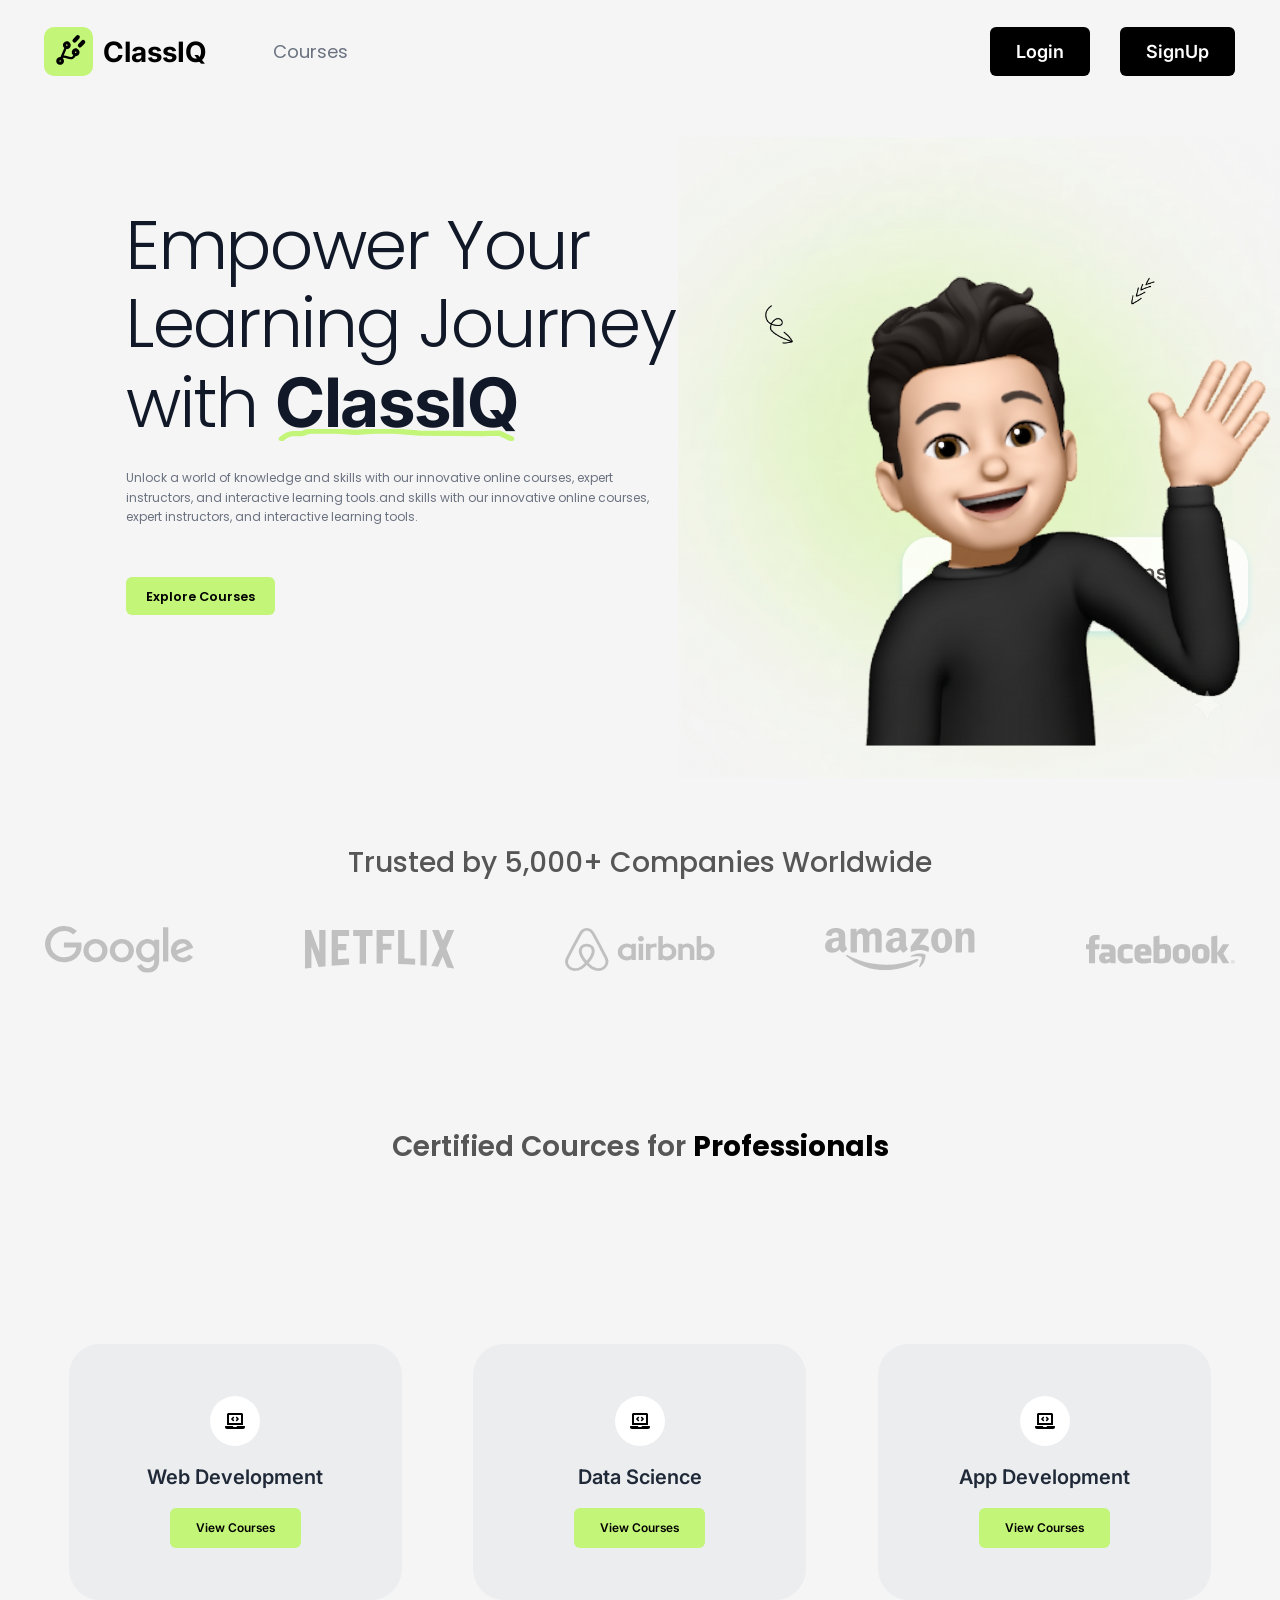
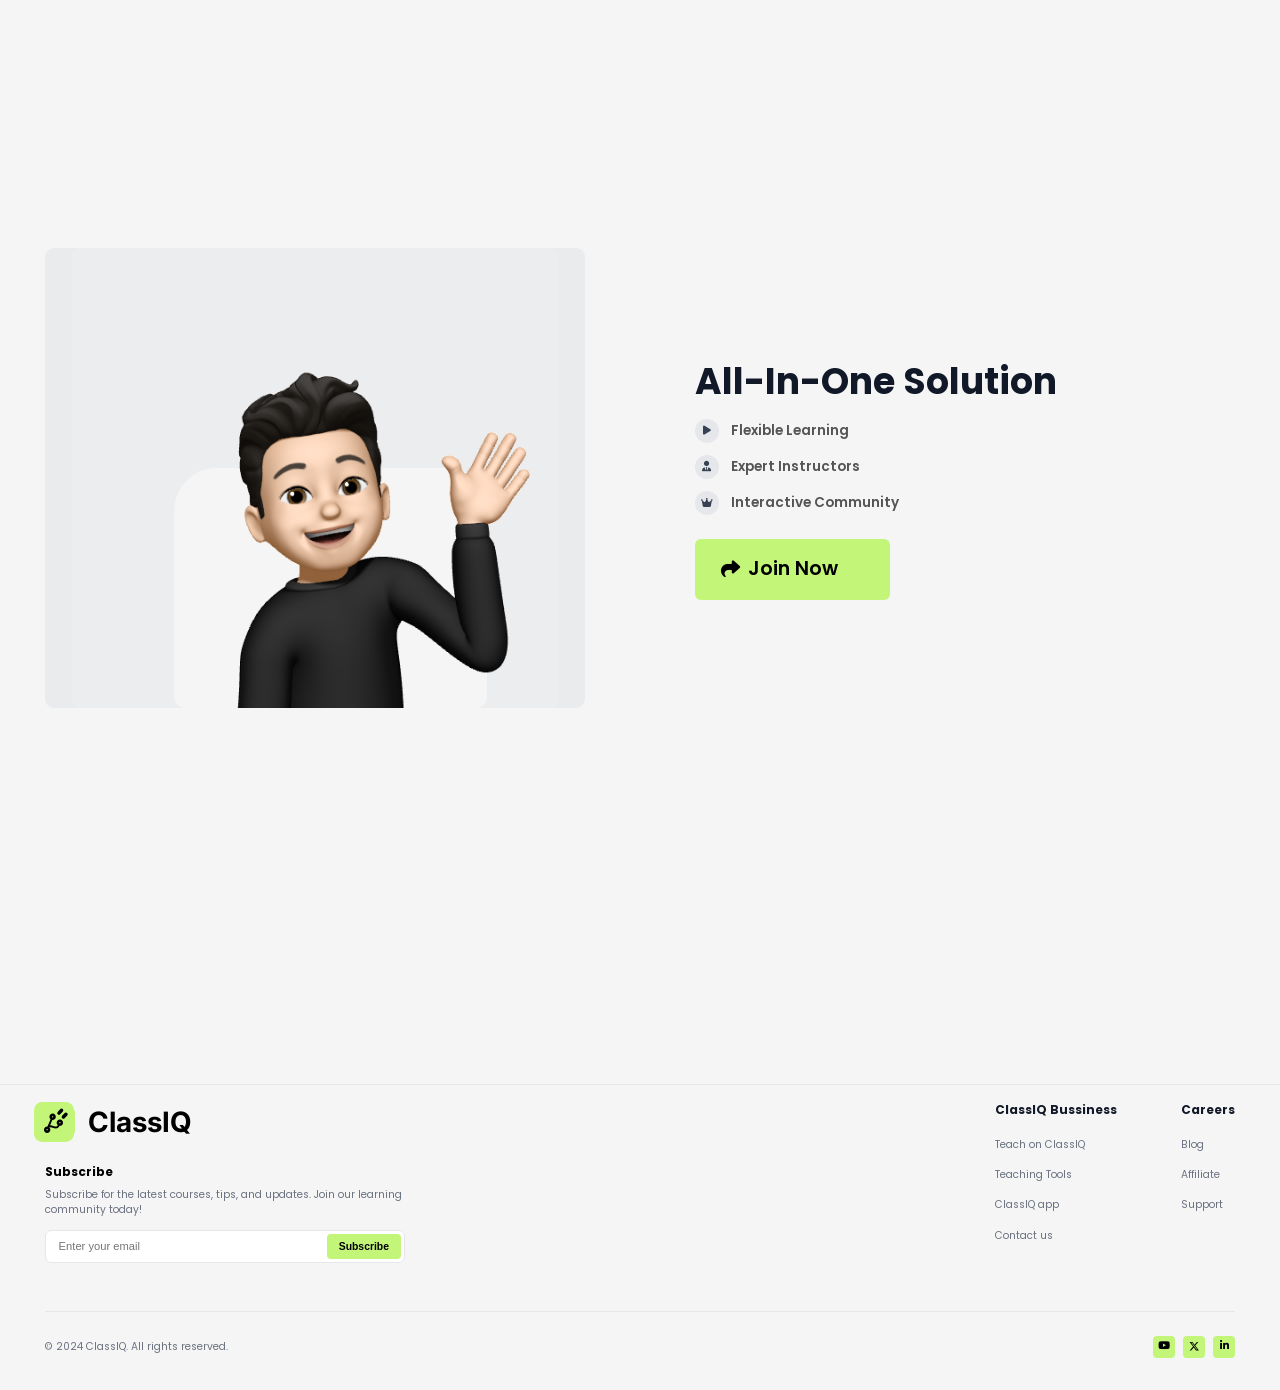
<file: index.html>
<!DOCTYPE html>
<html lang="en">
<head>
    <meta charset="UTF-8">
    <meta name="viewport" content="width=device-width, initial-scale=1.0">
    <title>ClassIQ - Empower Your Learning Journey</title>
    <link rel="shortcut icon" href="./asset/image/Group 2827.svg" type="image/x-icon">
    
    <!-- Local Fonts -->
    <link rel="stylesheet" href="styles.css">
    
    <!-- FontAwesome / Boxicons for Social and List Icons -->
    <link rel="stylesheet" href="https://cdnjs.cloudflare.com/ajax/libs/font-awesome/6.4.0/css/all.min.css">
</head>
<body>

    <!-- Header Navigation -->
    <header class="navbar">
        <div class="container nav-container">
            <div class="logo-nav-container">
                <a href="./index.html" class="logo">
                    <div class="logo-icon">
                        <img width="49" height="49" style="margin-right: 13px;" src="./asset/image/Group 2827.svg" alt="brand-logo">
                    </div>
                    <span class="logo-text">ClassIQ</span>
                </a>
    
                <nav class="desktop-menu">
                    <a href="./course.html" class="nav-link">Courses</a>
                </nav>
            </div>

            <div class="nav-right">
                <a href="./login.html" class="btn btn-dark">Login</a>
                <a href="./signup.html" class="btn btn-dark">SignUp</a>
            </div>

            <button class="hamburger" id="hamburgerBtn" aria-label="Toggle Menu">
                <span></span>
                <span></span>
                <span></span>
            </button>
        </div>

        <div class="mobile-drawer" id="mobileDrawer">
            <a href="./course.html" class="mobile-link">Courses</a>
            <div class="mobile-auth">
                <a href="./login.html" class="btn btn-dark">Login</a>
                <a href="./signup.html" class="btn btn-dark">SignUp</a>
            </div>
        </div>
    </header>

    <main>
        <!-- Hero Section -->
        <section class="hero-section">
            <div class="container hero-container">
                <div class="hero-content">
                    <h1 class="hero-title">
                        Empower Your<br>
                        Learning Journey<br>
                        with <span class="highlight-wrapper">ClassIQ
                            <!-- <svg class="lime-underline" viewBox="0 0 160 12" fill="none"><path d="M3 8C45 3 115 2 157 8" stroke="#B8F330" stroke-width="5" stroke-linecap="round"/></svg> -->
                        </span>
                    </h1>
                    <p class="hero-description">
                        Unlock a world of knowledge and skills with our innovative online courses, expert instructors, and interactive learning tools.and skills with our innovative online courses, expert instructors, and interactive learning tools.
                    </p>
                    <a href="./course.html" class="btn btn-lime">Explore Courses</a>
                </div>

                <div class="hero-avatar-wrapper">
                    <!-- 3D Waving Character Illustration -->
                    <div class="avatar-bg"></div>
                    <img src="./asset/image/brand-avatar.png" alt="ClassIQ 3D Waving Character" class="hero-avatar">
                </div>
            </div>

            <!-- Client Logos -->
            <div class="container trust-section">
                <p class="trust-title">Trusted by 5,000+ Companies Worldwide</p>
                <div class="trust-logos">
                    <span class="logo-brand"><img src="./asset/image/google-2015 1.svg" alt="Google"></span>
                    <span class="logo-brand"><img src="./asset/image/netflix-3 1.svg" alt="Netflix"></span>
                    <span class="logo-brand"><img src="./asset/image/airbnb.svg" alt="Airbnb"></span>
                    <span class="logo-brand"><img src="./asset/image/amazon.svg" alt="Amazon"></span>
                    <span class="logo-brand"><img src="./asset/image/facebook.svg" alt="Facebook"></span>
                </div>
            </div>
        </section>

        <!-- Certified Courses Section -->
        <section id="courses" class="courses-section">
            <div class="container section-container">
                <h2 class="section-title">Certified Cources for <span>Professionals</span></h2>

                <div class="courses-grid">
                    <!-- Web Development -->
                    <div class="course-card">
                        <div class="card-icon">
                            <img src="./asset/image/laptopVector.svg" alt="laptop-icon">
                        </div>
                        <h3>Web Development</h3>
                        <a href="./course.html" class="btn btn-lime-sm">View Courses</a>
                    </div>

                    <!-- Data Science -->
                    <div class="course-card">
                        <div class="card-icon">
                            <img src="./asset/image/laptopVector.svg" alt="laptop-icon">
                        </div>
                        <h3>Data Science</h3>
                        <a href="./course.html" class="btn btn-lime-sm">View Courses</a>
                    </div>

                    <!-- App Development -->
                    <div class="course-card">
                        <div class="card-icon">
                            <img src="./asset/image/laptopVector.svg" alt="laptop-icon">
                        </div>
                        <h3>App Development</h3>
                        <a href="./course.html" class="btn btn-lime-sm">View Courses</a>
                    </div>
                </div>
            </div>
        </section>

        <!-- All-In-One Solution Section -->
        <section class="solution-section">
            <div class="container solution-container">
                <div class="solution-image-box">
                    <img src="./asset/image/teaser-avatar.png" alt="3D Avatar" class="solution-avatar">
                </div>

                <div class="solution-content">
                    <h2>All-In-One Solution</h2>
                    <ul class="solution-list">
                        <li>
                            <div class="icon-badge"><i class="fa-solid fa-play"></i></div>
                            <span>Flexible Learning</span>
                        </li>
                        <li>
                            <div class="icon-badge"><i class="fa-solid fa-user-tie"></i></div>
                            <span>Expert Instructors</span>
                        </li>
                        <li>
                            <div class="icon-badge"><i class="fa-solid fa-crown"></i></div>
                            <span>Interactive Community</span>
                        </li>
                    </ul>
                    <a href="./signup.html" class="btn btn-lime-action">
                        <i class="fa-solid fa-share"></i> Join Now
                    </a>
                </div>
            </div>
        </section>
    </main>

    <!-- Footer -->
    <footer class="footer">
        <div class="container">
            <div class="footer-top">
                <div class="footer-brand">
                    <a href="./index.html" class="logo">
                        <div class="logo-icon">
                            <img width="40" height="40" style="margin-right: 13px;" src="./asset/image/Group 2827.svg" alt="brand-logo">
                        </div>
                        <span class="logo-text">ClassIQ</span>
                    </a>
                    <div class="newsletter-box">
                        <label>Subscribe</label>
                        <p>Subscribe for the latest courses, tips, and updates. Join our learning community today!</p>
                        <form class="subscribe-form" id="subscribeForm">
                            <input type="email" placeholder="Enter your email" required>
                            <button type="submit" class="btn-subscribe">Subscribe</button>
                        </form>
                    </div>
                </div>

                <div class="footer-links">
                    <div class="col">
                        <h4>ClassIQ Bussiness</h4>
                        <ul>
                            <li><a href="#">Teach on ClassIQ</a></li>
                            <li><a href="#">Teaching Tools</a></li>
                            <li><a href="#">ClassIQ app</a></li>
                            <li><a href="#">Contact us</a></li>
                        </ul>
                    </div>
                    <div class="col">
                        <h4>Careers</h4>
                        <ul>
                            <li><a href="#">Blog</a></li>
                            <li><a href="#">Affiliate</a></li>
                            <li><a href="#">Support</a></li>
                        </ul>
                    </div>
                </div>
            </div>

            <div class="footer-bottom">
                <p>&copy; 2024 ClassIQ. All rights reserved.</p>
                <div class="social-icons">
                    <a href="#" class="social-btn"><i class="fa-brands fa-youtube"></i></a>
                    <a href="#" class="social-btn"><svg stroke="currentColor" fill="currentColor" stroke-width="0" viewBox="0 0 512 512" height="1em" width="1em" xmlns="http://www.w3.org/2000/svg"><path d="M389.2 48h70.6L305.6 224.2 487 464H345L233.7 318.6 106.5 464H35.8L200.7 275.5 26.8 48H172.4L272.9 180.9 389.2 48zM364.4 421.8h39.1L151.1 88h-42L364.4 421.8z"></path></svg></a>
                    <a href="#" class="social-btn"><i class="fa-brands fa-linkedin-in"></i></a>
                </div>
            </div>
        </div>
    </footer>

    <script src="script.js"></script>
</body>
</html>
</file>
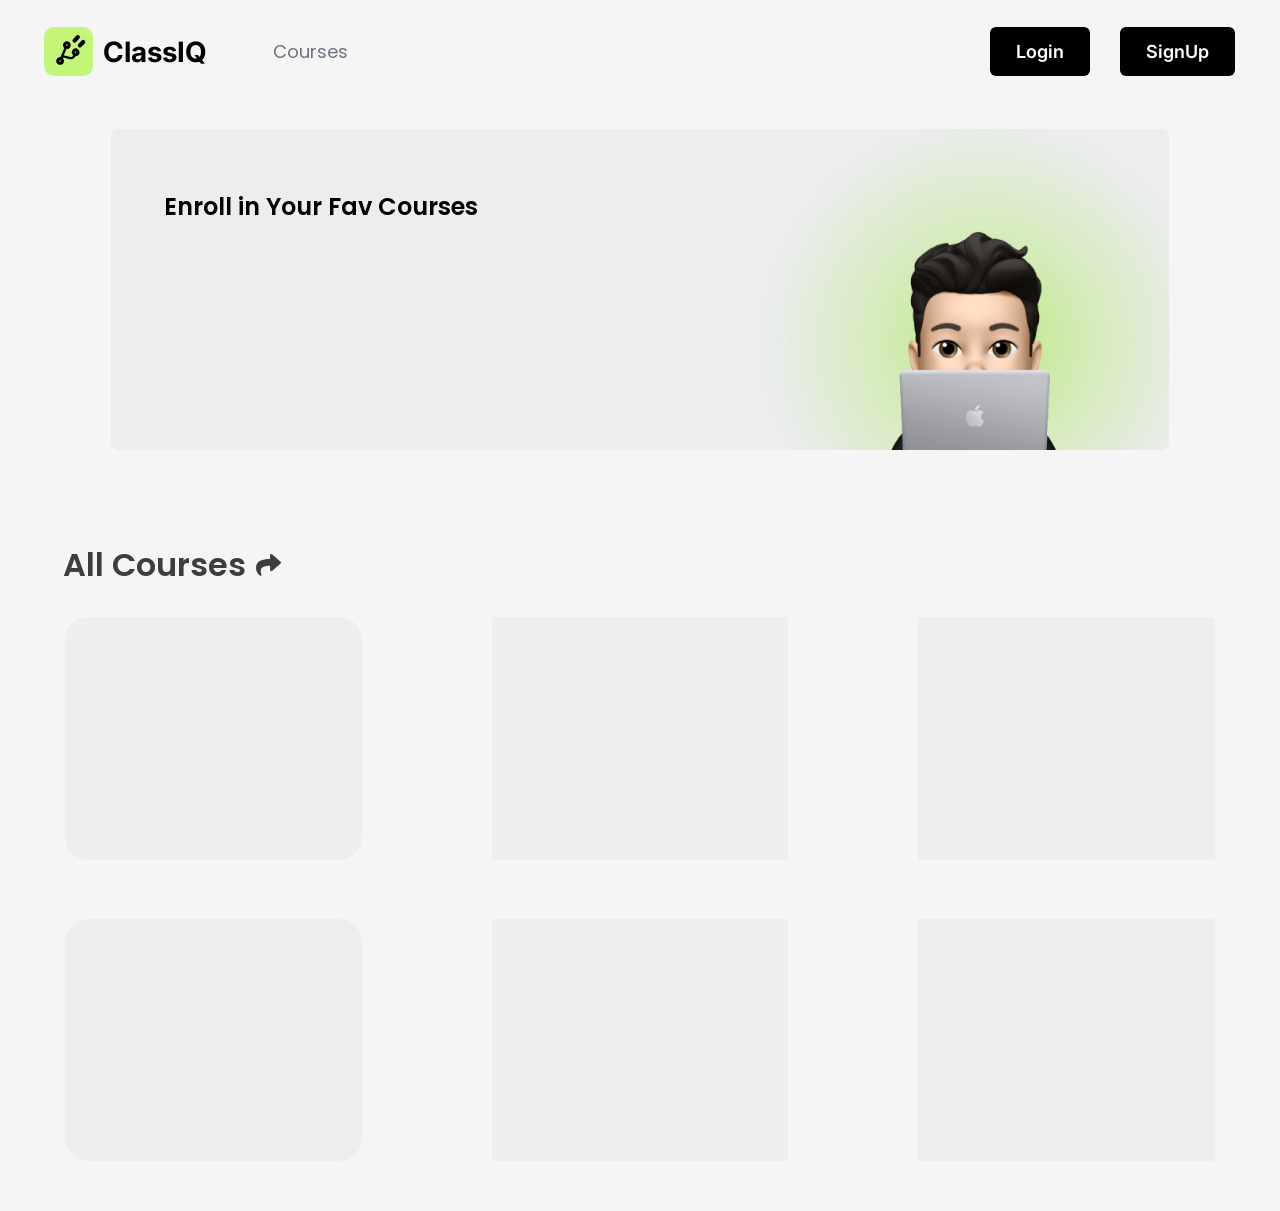
<file: course.html>
<!DOCTYPE html>
<html lang="en">
<head>
    <meta charset="UTF-8">
    <meta name="viewport" content="width=device-width, initial-scale=1.0">
    <title>ClassIQ - Empower Your Learning Journey</title>
    <link rel="shortcut icon" href="./asset/image/Group 2827.svg" type="image/x-icon">
    
    <!-- Local Fonts -->
    <link rel="stylesheet" href="styles.css">
    <link rel="stylesheet" href="course.css">
    
    <!-- FontAwesome / Boxicons for Social and List Icons -->
    <link rel="stylesheet" href="https://cdnjs.cloudflare.com/ajax/libs/font-awesome/6.4.0/css/all.min.css">
</head>
<body>

    <!-- Header Navigation -->
    <header class="navbar">
        <div class="container nav-container">
            <div class="logo-nav-container">
                <a href="./index.html" class="logo">
                    <div class="logo-icon">
                        <img width="49" height="49" style="margin-right: 13px;" src="./asset/image/Group 2827.svg" alt="brand-logo">
                    </div>
                    <span class="logo-text">ClassIQ</span>
                </a>
    
                <nav class="desktop-menu">
                    <a href="./course.html" class="nav-link">Courses</a>
                </nav>
            </div>

            <div class="nav-right">
                <a href="./login.html" class="btn btn-dark">Login</a>
                <a href="./signup.html" class="btn btn-dark">SignUp</a>
            </div>

            <button class="hamburger" id="hamburgerBtn" aria-label="Toggle Menu">
                <span></span>
                <span></span>
                <span></span>
            </button>
        </div>

        <div class="mobile-drawer" id="mobileDrawer">
            <a href="./course.html" class="mobile-link">Courses</a>
            <div class="mobile-auth">
                <a href="./login.html" class="btn btn-dark">Login</a>
                <a href="./signup.html" class="btn btn-dark">SignUp</a>
            </div>
        </div>
    </header>

    <main class="course-landing">

        <!-- Hero Section -->
        <section class="course-hero">
            <div class="hero-content">
                <h1>Enroll in Your Fav Courses</h1>
            </div>

            <div class="hero-image">
                <img src="./asset/image/course-student.png" alt="Student learning">
            </div>
        </section>

        <!-- All Courses -->
        <section class="courses-section">

            <h2 class="courses-title">
                All Courses
                <span class="arrow">
                    <img src="./asset/image/share-icon.svg" alt="arrow-right">
                </span>
            </h2>

            <div class="courses-grid">

                <div class="course-card"></div>
                <div class="course-card"></div>
                <div class="course-card"></div>

                <div class="course-card"></div>
                <div class="course-card"></div>
                <div class="course-card"></div>

            </div>

        </section>

    </main>

    <script src="script.js"></script>
</body>
</html>
</file>
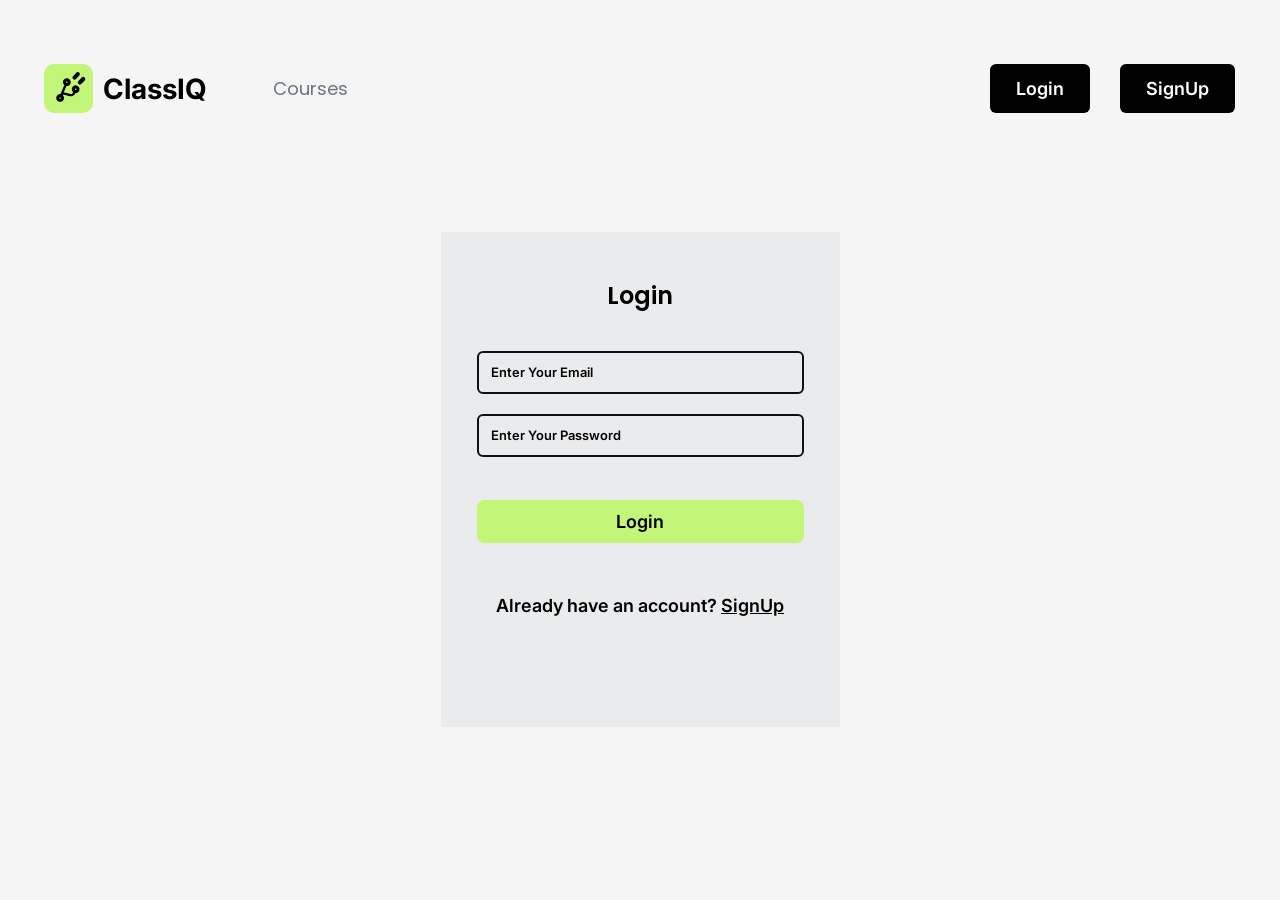
<file: login.html>
<!DOCTYPE html>
<html lang="en">
<head>
    <meta charset="UTF-8">
    <meta name="viewport" content="width=device-width, initial-scale=1.0">
    <title>ClassIQ - Empower Your Learning Journey</title>
    <link rel="shortcut icon" href="./asset/image/Group 2827.svg" type="image/x-icon">
    
    <!-- Local Fonts -->
    <link rel="stylesheet" href="styles.css">
    <link rel="stylesheet" href="signup.css">
    <link rel="stylesheet" href="login.css">
    
    <!-- FontAwesome / Boxicons for Social and List Icons -->
    <link rel="stylesheet" href="https://cdnjs.cloudflare.com/ajax/libs/font-awesome/6.4.0/css/all.min.css">
</head>
<body>

    <!-- Header Navigation -->
    <header class="navbar">
        <div class="container nav-container">
            <div class="logo-nav-container">
                <a href="./index.html" class="logo">
                    <div class="logo-icon">
                        <img width="49" height="49" style="margin-right: 13px;" src="./asset/image/Group 2827.svg" alt="brand-logo">
                    </div>
                    <span class="logo-text">ClassIQ</span>
                </a>
    
                <nav class="desktop-menu">
                    <a href="./course.html" class="nav-link">Courses</a>
                </nav>
            </div>

            <div class="nav-right">
                <a href="./login.html" class="btn btn-dark">Login</a>
                <a href="./signup.html" class="btn btn-dark">SignUp</a>
            </div>

            <button class="hamburger" id="hamburgerBtn" aria-label="Toggle Menu">
                <span></span>
                <span></span>
                <span></span>
            </button>
        </div>

        <div class="mobile-drawer" id="mobileDrawer">
            <a href="./course.html" class="mobile-link">Courses</a>
            <div class="mobile-auth">
                <a href="./login.html" class="btn btn-dark">Login</a>
                <a href="./signup.html" class="btn btn-dark">SignUp</a>
            </div>
        </div>
    </header>

    <main class="signup-page">
        <section class="signup-card">
            <h1>Login</h1>

            <form class="signup-form">
                <input
                    type="email"
                    placeholder="Enter Your Email"
                    required
                >

                <input
                    type="password"
                    placeholder="Enter Your Password"
                    required
                >

                <button type="submit" class="signup-submit">
                    Login
                </button>
            </form>

            <p class="login-text">
                Already have an account?
                <a href="./signup.html">SignUp</a>
            </p>
        </section>
    </main>

    <script src="script.js"></script>
</body>
</html>
</file>
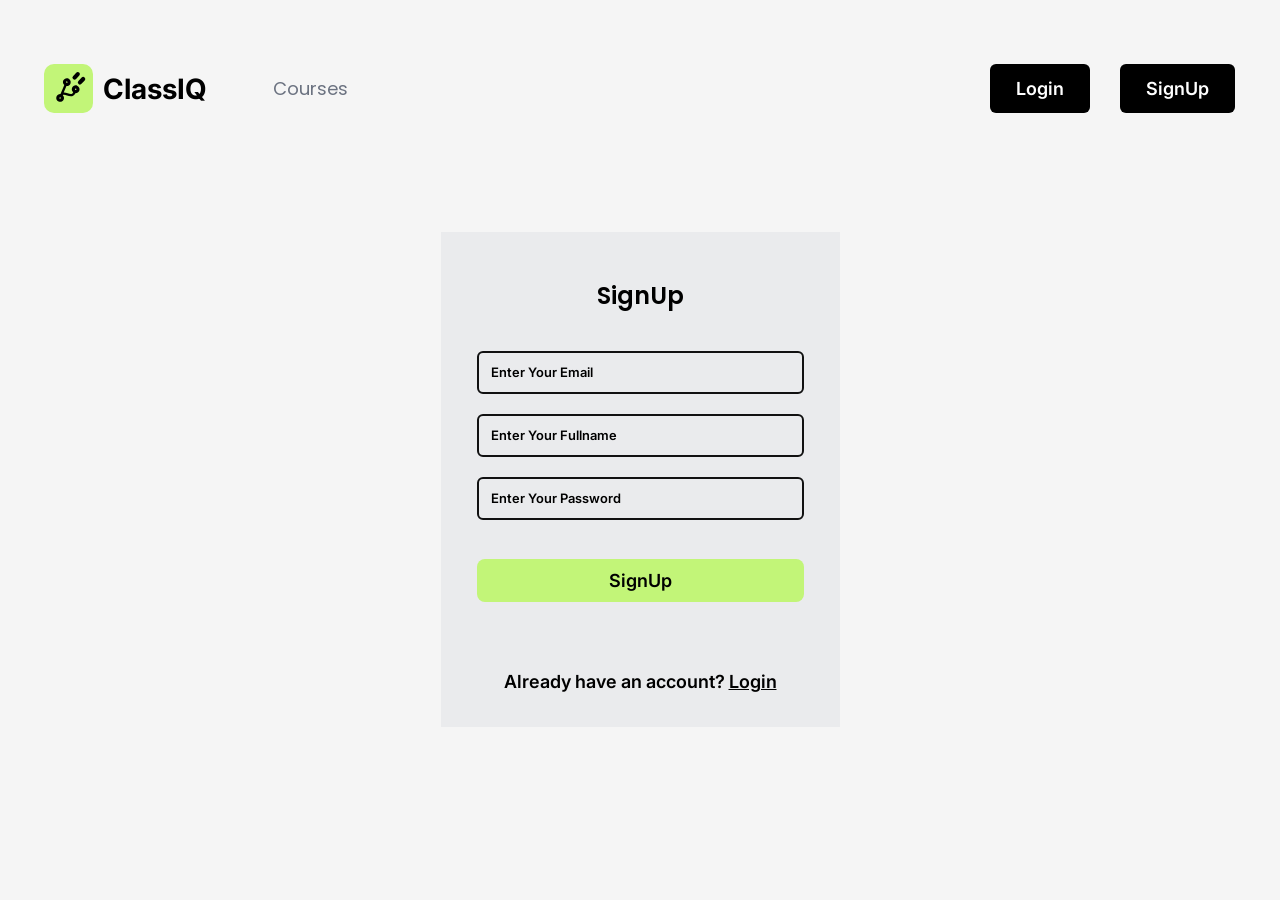
<file: signup.html>
<!DOCTYPE html>
<html lang="en">
<head>
    <meta charset="UTF-8">
    <meta name="viewport" content="width=device-width, initial-scale=1.0">
    <title>ClassIQ - Empower Your Learning Journey</title>
    <link rel="shortcut icon" href="./asset/image/Group 2827.svg" type="image/x-icon">
    
    <!-- Local Fonts -->
    <link rel="stylesheet" href="styles.css">
    <link rel="stylesheet" href="signup.css">
    
    <!-- FontAwesome / Boxicons for Social and List Icons -->
    <link rel="stylesheet" href="https://cdnjs.cloudflare.com/ajax/libs/font-awesome/6.4.0/css/all.min.css">
</head>
<body>

    <!-- Header Navigation -->
    <header class="navbar">
        <div class="container nav-container">
            <div class="logo-nav-container">
                <a href="./index.html" class="logo">
                    <div class="logo-icon">
                        <img width="49" height="49" style="margin-right: 13px;" src="./asset/image/Group 2827.svg" alt="brand-logo">
                    </div>
                    <span class="logo-text">ClassIQ</span>
                </a>
    
                <nav class="desktop-menu">
                    <a href="./course.html" class="nav-link">Courses</a>
                </nav>
            </div>

            <div class="nav-right">
                <a href="./login.html" class="btn btn-dark">Login</a>
                <a href="./signup.html" class="btn btn-dark">SignUp</a>
            </div>

            <button class="hamburger" id="hamburgerBtn" aria-label="Toggle Menu">
                <span></span>
                <span></span>
                <span></span>
            </button>
        </div>

        <div class="mobile-drawer" id="mobileDrawer">
            <a href="./course.html" class="mobile-link">Courses</a>
            <div class="mobile-auth">
                <a href="./login.html" class="btn btn-dark">Login</a>
                <a href="./signup.html" class="btn btn-dark">SignUp</a>
            </div>
        </div>
    </header>

    <main class="signup-page">
        <section class="signup-card">
            <h1>SignUp</h1>

            <form class="signup-form">
                <input
                    type="email"
                    placeholder="Enter Your Email"
                    required
                >

                <input
                    type="text"
                    placeholder="Enter Your Fullname"
                    required
                >

                <input
                    type="password"
                    placeholder="Enter Your Password"
                    required
                >

                <button type="submit" class="signup-submit">
                    SignUp
                </button>
            </form>

            <p class="login-text">
                Already have an account?
                <a href="./login.html">Login</a>
            </p>
        </section>
    </main>

    <script src="script.js"></script>
</body>
</html>
</file>
<file: styles.css>
@font-face {
    font-family: 'Poppins';
    src: url('./asset/fonts/Poppins-Light.ttf') format('truetype');
    font-weight: 300;
    font-style: normal;
    font-display: swap;
}

@font-face {
    font-family: 'Poppins';
    src: url('./asset/fonts/Poppins-Regular.ttf') format('truetype');
    font-weight: 400;
    font-style: normal;
    font-display: swap;
}

@font-face {
    font-family: 'Poppins';
    src: url('./asset/fonts/Poppins-Medium.ttf') format('truetype');
    font-weight: 500;
    font-style: normal;
    font-display: swap;
}

@font-face {
    font-family: 'Poppins';
    src: url('./asset/fonts/Poppins-SemiBold.ttf') format('truetype');
    font-weight: 600;
    font-style: normal;
    font-display: swap;
}

@font-face {
    font-family: 'Poppins';
    src: url('./asset/fonts/Poppins-Bold.ttf') format('truetype');
    font-weight: 700;
    font-style: normal;
    font-display: swap;
}

@font-face {
    font-family: 'Poppins';
    src: url('./asset/fonts/Poppins-Thin.ttf') format('truetype');
    font-weight: 200;
    font-style: normal;
    font-display: swap;
}

@font-face {
    font-family: 'Inter';
    src: url('./asset/fonts/Inter-SemiBold.ttf') format('truetype');
    font-weight: 600;
    font-style: normal;
    font-display: swap;
}

@font-face {
    font-family: 'Inter';
    src: url('./asset/fonts/Inter-Bold.ttf') format('truetype');
    font-weight: 700;
    font-style: normal;
    font-display: swap;
}

:root {
    --lime-color: #C2F578;
    --lime-hover: #a5d064;
    --bg-light: #F9FAFB;
    --card-bg: #EAEBED;
    --bg-body: #f5f5f5;
    --text-dark: #111827;
    --text-muted: #6B7280;
    --font-family: 'Poppins', 'Inter', sans-serif;
}

*, *::before, *::after {
    box-sizing: border-box;
    margin: 0;
    padding: 0;
}

body {
    font-family: var(--font-family);
    background-color: var(--bg-light);
    color: var(--text-dark);
    line-height: 1.5;
    background-color: var(--bg-body);
    -webkit-font-smoothing: antialiased;
}

.container {
    max-width: 1190px;
    margin: 0 auto;
}

/* Navbar */
.navbar {
    padding: 27px 0 13px;
}

.nav-container {
    display: flex;
    align-items: center;
    justify-content: space-between;
    padding-left: 15px;
}

.logo-nav-container {
    display: flex;
    align-items: center;
}

.logo {
    display: flex;
    align-items: center;
    gap: 0.8125rem;
    text-decoration: none;
}

.logo-icon {
    width: 30px;
    height: 30px;
    background-color: var(--lime-color);
    border-radius: 6px;
    display: flex;
    align-items: center;
    justify-content: center;
    color: #000;
}

.logo-icon svg { width: 18px; height: 18px; }

.logo-text {
    font-family: 'Inter', sans-serif;
    font-size: 1.75rem;
    font-weight: 700;
    color: #000;
}

.desktop-menu .nav-link {
    text-decoration: none;
    color: var(--text-muted);
    font-size: 1.125rem;
    font-weight: 400;
    letter-spacing: 0;
    margin-left: 4.125rem;
    font-family: 'Poppins', 'Inter', sans-serif;
}

.nav-right {
    display: flex;
    gap: 1.875rem;
}

.btn {
    display: inline-flex;
    align-items: center;
    justify-content: center;
    border-radius: 6px;
    text-decoration: none;
    font-weight: 600;
    transition: 0.2s ease;
    border: none;
    cursor: pointer;
}

.btn-dark {
    font-family: 'Poppins', sans-serif;
    background-color: #000000;
    color: #ffffff;
    font-size: 1.125rem;
    font-family: 'Inter', sans-serif;
    padding: 0.6875rem 1.625rem;
}

.btn-dark:hover { background-color: #222; }

.btn-lime {
    background-color: var(--lime-color);
    color: #000;
    font-size: 0.8rem;
    padding: 0.6rem 1.25rem;
}

.btn-lime:hover { background-color: var(--lime-hover); }

.btn-lime-sm {
    background-color: var(--lime-color);
    color: #000;
    font-family: 'Inter', sans-serif;
    font-size: 0.75rem;
    padding: 0.6875rem 1.625rem;
}

.btn-lime-action {
    background-color: var(--lime-color);
    color: #000;
    font-size: 1.2rem;
    font-family: 'Poppins', sans-serif;
    font-weight: 600;
    padding: 1rem 3.25rem 1rem 1.625rem;
    gap: 0.5rem;
}

.hamburger {
    display: none;
    background: none;
    border: none;
    cursor: pointer;
    flex-direction: column;
    justify-content: center;
    align-items: center;
    gap: 4px;
    width: 40px;
    height: 40px;
    position: relative;
    transition: transform 0.25s ease;
}

.hamburger span {
    width: 22px;
    height: 2px;
    background: #000;
    border-radius: 2px;
    transition: transform 0.25s ease, opacity 0.2s ease, top 0.25s ease;
    position: relative;
}

.hamburger.active span:nth-child(1) {
    transform: rotate(45deg) translate(4px, 5px);
}

.hamburger.active span:nth-child(2) {
    opacity: 0;
}

.hamburger.active span:nth-child(3) {
    transform: rotate(-45deg) translate(4px, -5px);
}

.mobile-drawer {
    display: none;
}

.mobile-drawer.active {
    display: flex;
    flex-direction: column;
    gap: 0.75rem;
    padding: 1rem 1.25rem 1.25rem;
}

.mobile-link {
    text-decoration: none;
    color: var(--text-dark);
    font-weight: 600;
    letter-spacing: 0.08em;
}

.mobile-auth {
    display: flex;
    gap: 0.75rem;
    flex-wrap: wrap;
}

/* Hero */
.hero-section { padding: 3rem 0; }

.hero-container {
    display: grid;
    grid-template-columns: 1.1fr 0.9fr;
    max-width: 1440px;
}

.hero-content { margin-left: 126px; margin-top: 70px; }

.hero-title {
    font-family: 'Poppins', sans-serif;
    font-size: 4.25rem;
    font-weight: 300;
    line-height: 1.15;
    letter-spacing: -0.02em;
    margin-bottom: 1.25rem;
}

.highlight-wrapper {
    position: relative;
    display: inline-block;
    font-weight: 700;
    font-family: 'Inter', sans-serif;
    padding-bottom: 0.1em;
}

.highlight-wrapper::after {
    content: '';
    position: absolute;
    left: 0;
    right: 0;
    bottom: 7px;
    height: 0.18em;
    border-radius: 999px;
    background: url('./asset/image/Vector 3.svg') center/100% 110% no-repeat;
}

.lime-underline {
    position: absolute;
    bottom: -4px;
    left: 0;
    width: 100%;
}

.hero-description {
    font-size: 0.75rem;
    color: var(--text-muted);
    max-width: 100%;
    line-height: 1.6;
    margin-bottom: 3.1875rem;
}

.hero-avatar-wrapper {
    position: relative;
    display: flex;
    overflow: visible;
}

.hero-avatar {
    width: 602px;
    /* max-width: 100%; */
    height: auto;
    position: relative;
    z-index: 2;
    opacity: 1;
}

/* Trust Section */
.trust-section {
    margin-top: 4rem;
    text-align: center;
    max-width: 1190px;
}

.trust-title {
    font-size: 1.75rem;
    font-family: 'Poppins', sans-serif;
    font-weight: 500;
    letter-spacing: 2%;
    color: #565656;
    margin-bottom: 2.625rem;
}

.trust-logos {
    display: flex;
    justify-content: space-between;
    align-items: center;
    width: 100%;
    flex-wrap: wrap;
}

.logo-brand {
    font-size: 1.35rem;
    font-weight: 800;
    color: #9CA3AF;
}

.logo-brand img {
    width: clamp(2.5rem, 11.67vw, 10.5rem);
    height: auto;
    filter: grayscale(100%);
    opacity: 0.7;
    transition: filter 0.3s ease, opacity 0.3s ease;
}

.logo-brand img:hover {
    filter: grayscale(0%);
    opacity: 1;
}

/* Certified Courses */
.courses-section {
    padding: 6rem 0 3rem;
    text-align: center;
}

.section-container {
    max-width: 1190px;
    margin: 0 auto;
}

.section-title {
    font-size: 1.75rem;
    font-weight: 600;
    color: #565656;
    margin-bottom: 11rem;
    font-family: 'Poppins', sans-serif;
}

.section-title span { font-weight: 800; color:#000 }

.courses-grid {
    display: grid;
    grid-template-columns: repeat(3, 1fr);
    gap: 1.5rem;
    justify-items: center;
}

.course-card {
    background-color: #ECEDEF;
    border-radius: 31px;
    display: flex;
    flex-direction: column;
    align-items: center;
    justify-content: center;
    gap: 1rem;
    width: min(100%, 333px);
    max-width: 333px;
    height: clamp(240px, 20vw, 288px);
    margin: 0 auto;
}

.card-icon {
    width: 50px;
    height: 50px;
    background: #fff;
    border-radius: 100%;
    display: flex;
    align-items: center;
    justify-content: center;
    font-size: 0.75rem;
}

.course-card h3 {
    font-family: 'Inter', sans-serif;
    font-size: 1.25rem;
    font-weight: 600;
    color: #1F2937;
}

/* Solution Section */
.solution-section { padding: 12.5rem 0 23.5rem; }

.solution-container {
    display: grid;
    grid-template-columns: 1fr 1fr;
    gap: 6.85rem;
    align-items: center;
}

.solution-image-box {
    background-color: var(--card-bg);
    border-radius: 9px;
    display: flex;
    align-items: flex-end;
    justify-content: center;
    overflow: hidden;
    
}

.solution-avatar {
    width: clamp(280px, 38.06vw, 548px);
    height: auto;
    aspect-ratio: 548 / 517;
    object-fit: cover;
}

.solution-content h2 {
    font-size: 2.25rem;
    font-weight: 700;
    margin-bottom: 10px;
}

.solution-content li span {
    color: #545454;
}

.solution-list {
    list-style: none;
    margin-bottom: 1.5rem;
}

.solution-list li {
    display: flex;
    align-items: center;
    gap: 0.75rem;
    margin-bottom: 0.75rem;
    font-size: 0.85rem;
    font-weight: 600;
    color: var(--text-dark);
}

.icon-badge {
    width: 24px;
    height: 24px;
    background-color: #E5E7EB;
    border-radius: 50%;
    display: flex;
    align-items: center;
    justify-content: center;
    font-size: 0.65rem;
    color: #374151;
}

/* Footer */
.footer {
    padding: 1rem 0 2rem;
    border-top: 1px solid #E5E7EB;
}

.footer-top {
    display: flex;
    justify-content: space-between;
    gap: 4rem;
    margin-bottom: 3rem;
}

.newsletter-box {
    margin-top: 1rem;
    max-width: 360px;
}

.newsletter-box label {
    font-size: 0.75rem;
    font-weight: 700;
    color: #000;
}

.newsletter-box p {
    font-size: 0.65rem;
    color: var(--text-muted);
    margin: 0.25rem 0 0.75rem;
}

.subscribe-form {
    display: flex;
    background: #ffffff;
    border: 1px solid #E5E7EB;
    border-radius: 6px;
    padding: 3px;
}

.subscribe-form input {
    border: none;
    outline: none;
    padding: 0.4rem 0.6rem;
    font-size: 0.7rem;
    flex-grow: 1;
}

.btn-subscribe {
    background-color: var(--lime-color);
    border: none;
    font-size: 0.65rem;
    font-weight: 700;
    padding: 0.4rem 0.75rem;
    border-radius: 4px;
    cursor: pointer;
}

.footer-links {
    display: flex;
    gap: 4rem;
}

.footer-links h4 {
    font-size: 0.75rem;
    font-weight: 700;
    margin-bottom: 0.75rem;
}

.footer-links ul { list-style: none; }

.footer-links ul li { margin-bottom: 0.4rem; }

.footer-links ul li a {
    text-decoration: none;
    font-size: 0.65rem;
    color: var(--text-muted);
}

.footer-bottom {
    display: flex;
    justify-content: space-between;
    align-items: center;
    border-top: 1px solid #E5E7EB;
    padding-top: 1.5rem;
    font-size: 0.65rem;
    color: var(--text-muted);
}

.social-icons {
    display: flex;
    gap: 0.5rem;
}

.social-btn {
    width: 22px;
    height: 22px;
    background-color: var(--lime-color);
    color: #000;
    border-radius: 4px;
    display: flex;
    align-items: center;
    justify-content: center;
    text-decoration: none;
    font-size: 0.65rem;
}

/* Responsive */
@media (max-width: 1150px) {
    .hero-content {
        margin:auto;
    }
    .hero-avatar {
        width: 100%;
        max-width: 400px;
    } 
    .container { max-width: 90% ;}
}
@media (max-width: 768px) {
    .solution-section ,.courses-section {padding: 3rem 0;}
    .section-title { margin-bottom: 3rem; }
    .solution-container { gap: 3rem; }
    .highlight-wrapper::after { bottom: 0; }
    .desktop-menu, .nav-right { display: none; }
    .hamburger { display: flex; }
    .hero-container, .solution-container, .footer-top { grid-template-columns: 1fr; flex-direction: column; }
    .courses-grid { grid-template-columns: 1fr; justify-items: center; }
    .course-card { width: min(100%, 420px); }
    .hero-title { font-size: 2.25rem; }
}
</file>
<file: course.css>
/* =========================
   COURSE LANDING PAGE
   ========================= */

.course-landing {
    width: 100%;
    max-width: 1190px;
    margin: 0 auto;
    padding: 40px 0 50px;
}

/* Hero */

.course-hero {
    width: clamp(320px, 82.64vw, 1190px);
    height: auto;
    aspect-ratio: 1190 / 361;
    background: #ECEDEF;
    border-radius: 8px;
    position: relative;
    margin: 0 auto;
    overflow: hidden;
    display: flex;
    align-items: flex-start;
}

.hero-content {
    padding: 4rem 3.3125rem;
    margin: 0;
    position: relative;
    z-index: 2;
    flex: 1;
}

.hero-content h1 {
    margin: 0;
    font-family: 'Poppins', sans-serif;
    font-size: 1.5rem;
    font-weight: 600;
    line-height: 1.2;
    color: #000;
}

.hero-image {
    position: absolute;
    right: 34px;
    bottom: 0;
    width: 320px;
    height: 270px;
    display: flex;
    align-items: flex-end;
    justify-content: center;
    z-index: 1;
}

.hero-image::before {
    content: "";
    position: absolute;
    right: -75px;
    top: -64px;
    width: 450px;
    height: 450px;
    background: radial-gradient(circle, rgba(180, 233, 110, 0.9) 0%, rgba(180, 233, 110, 0.38) 35%, rgba(180, 233, 110, 0) 70%);
    border-radius: 50%;
    filter: blur(5px);
}

.hero-image img {
    position: relative;
    z-index: 2;
    width: clamp(220px, 20vw, 320px);
    aspect-ratio: 324 / 296;
    height: auto;
    object-fit: cover;
    display: block;
}


/* Courses Section */

.courses-section {
    margin-top: 91px;
    padding: 0 2px;
    text-align: left;
}

.courses-title {
    margin: 0 0 1.75rem 1rem;
    font-family: 'Poppins', sans-serif;
    font-size: 2rem;
    font-weight: 600;
    color: #3E3E3E;
}

.arrow {
    font-size: 17px;
    margin-left: 2px;
}


/* Course Grid */

.courses-grid {
    display: grid;
    grid-template-columns: repeat(3, 1fr);
    column-gap: 5.8125rem;
    row-gap: 3.6875rem;
}

.course-card {
    width: clamp(280px, 23.2vw, 334px);
    aspect-ratio: 334 / 273;
    height: auto;
    background: #eceef0;
    border-radius: 0;
}

/* Rounded first-column cards,
   matching the screenshot */

.course-card:nth-child(1),
.course-card:nth-child(4) {
    border-radius: 23px;
}


/* Responsive */

@media (max-width: 1100px) {
    .course-landing {
        width: calc(100% - 32px);
    }
    .course-hero {
        width: 100%;
    }
    .courses-grid {
        gap: 1.5rem;
        grid-template-columns: repeat(2, 1fr);
    }
}


@media (max-width: 700px) {

    .courses-title {
        font-size: 1rem;   
    }

    .course-hero {
        width: 100%;
    }

    .arrow img {
        width: 1rem;
    }

    .hero-image::before {
        width: 200px;
        height: 200px;
        right: 0;
        top: 103px;
    }

    .course-landing {
        width: calc(100% - 32px);
        padding-top: 20px;
    }

    .courses-grid {
        grid-template-columns: repeat(2, 1fr);
        gap: 20px;
    }

    .course-card {
        height: 125px;
        width: clamp(230px, 23.2vw, 334px);
    }

    .hero-image {
        width: 180px;
        right: 10px;
    }

    .hero-image img {
        width: 155px;
    }
}

@media (max-width: 450px) {

    .course-landing {
        width: calc(100% - 24px);
    }

    .course-hero {
        height: 155px;
    }

    .hero-content {
        padding: 27px 20px;
    }

    .hero-content h1 {
        font-size: 12px;
    }

    .courses-section {
        margin-top: 35px;
    }

    .courses-grid {
        grid-template-columns: 1fr;
        column-gap: 14px;
        row-gap: 18px;
    }

    .course-card {
        height: 115px;
        width: clamp(300px, 23.2vw, 334px);
    }

    .hero-image {
        width: 170px;
        right: 0;
    }

    .hero-image img {
        width: 140px;
    }
}
</file>
<file: signup.css>
/* =========================
   SIGNUP COMPONENT
   ========================= */

.signup-page {
    width: 100%;
    min-height: calc(100vh - 200px);
    display: flex;
    justify-content: center;
    align-items: center;
}

.navbar {
    padding: 64px 0 16px;
}

.signup-card {
    width: clamp(320px, 90vw, 399px);
    height: clamp(450px, 125vw, 495px);
    background-color: #EAEBED;
    padding: 46px 36px 33px;
    margin: 0 auto;
    box-sizing: border-box;
}

.signup-card h1 {
    text-align: center;
    font-family: 'Poppins', sans-serif;
    font-size: 1.5rem;
    font-weight: 600;
    color: #000;
    margin-bottom: 37px;
}

.signup-form {
    display: flex;
    flex-direction: column;
    gap: 20px;
}

.signup-form input {
    width: 100%;
    height: 43px;
    padding: 0 12px;
    border: 2px solid #111;
    border-radius: 6px;
    outline: none;
    background-color: transparent;
    color: #000;
    font-family: 'Inter', sans-serif;
    font-size: 13px;
    font-weight: 600;
}

.signup-form input::placeholder {
    color: #000;
    opacity: 1;
}

.signup-form input:focus {
    border-color: #000;
}

.signup-submit {
    width: 100%;
    padding-top: 11px;
    padding-bottom: 11px;
    margin-top: 19px;
    border: none;
    border-radius: 8px;
    background-color: #C2F578;
    color: #000;
    font-family: 'Inter', sans-serif;
    font-size: 18px;
    font-weight: 600;
    cursor: pointer;
}

.signup-submit:hover {
    background-color: #b4eb69;
}

.login-text {
    margin-top: 66px;
    text-align: center;
    color: #000;
    font-family: 'Inter', sans-serif;
    font-size: 18px;
    font-weight: 600;
}

.login-text a {
    color: #000;
    text-decoration: underline;
    font-weight: 600;
}
</file>
<file: login.css>
/* =========================
   LOGIN COMPONENT
   ========================= */

.navbar {
    padding: 64px 0 16px;
}

.signup-submit {
    margin-top: 23px;
}

.login-text {
    margin-top: 49px;
}
</file>
